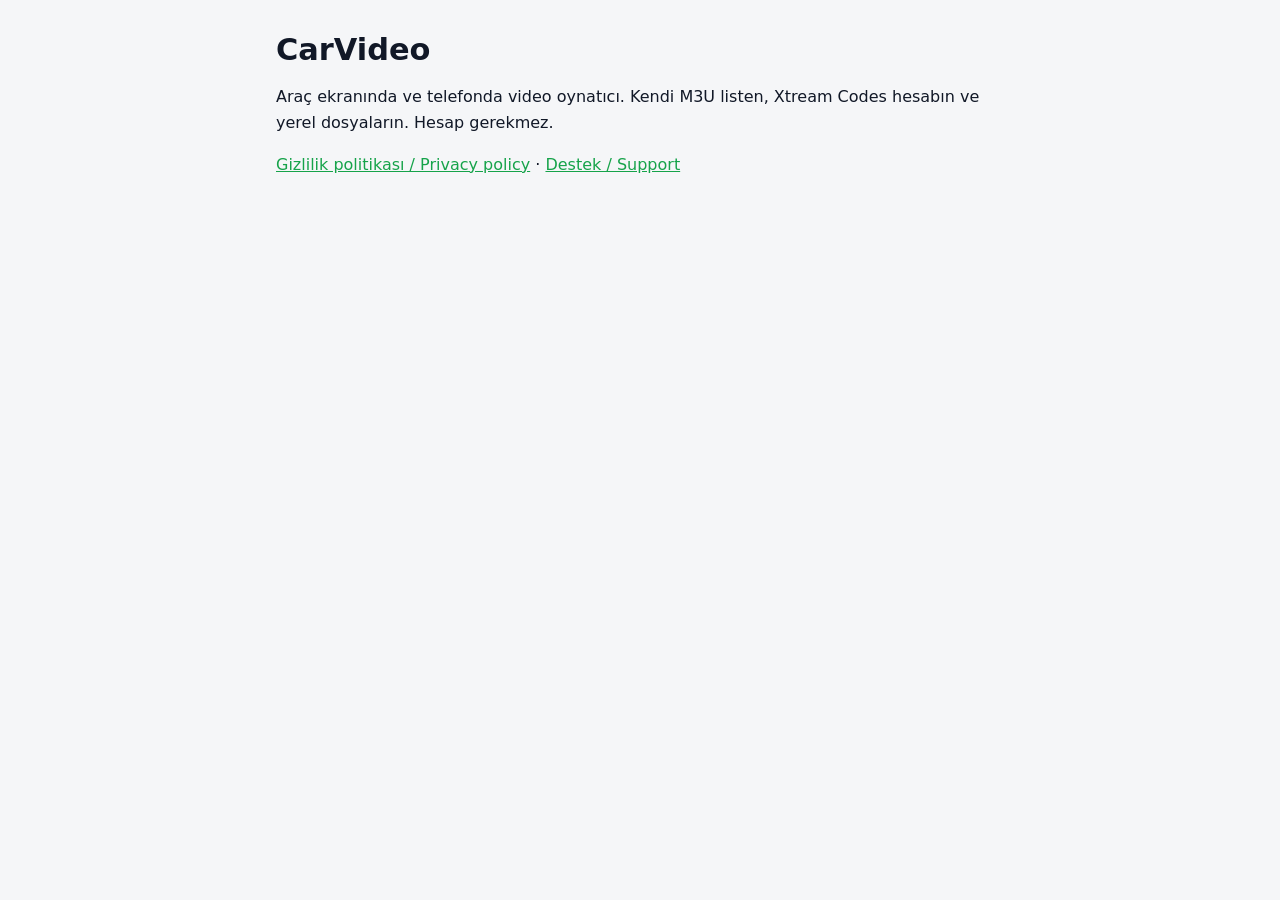
<file: index.html>
<!doctype html>
<html lang="tr">
<head>
<meta charset="utf-8">
<meta name="viewport" content="width=device-width, initial-scale=1">
<title>CarVideo</title>
<link rel="stylesheet" href="style.css">
</head>
<body>
<main>
<h1>CarVideo</h1>
<p>Araç ekranında ve telefonda video oynatıcı. Kendi M3U listen, Xtream Codes hesabın ve yerel dosyaların. Hesap gerekmez.</p>
<p><a href="privacy.html">Gizlilik politikası / Privacy policy</a> · <a href="support.html">Destek / Support</a></p>
</main>
</body>
</html>
</file>
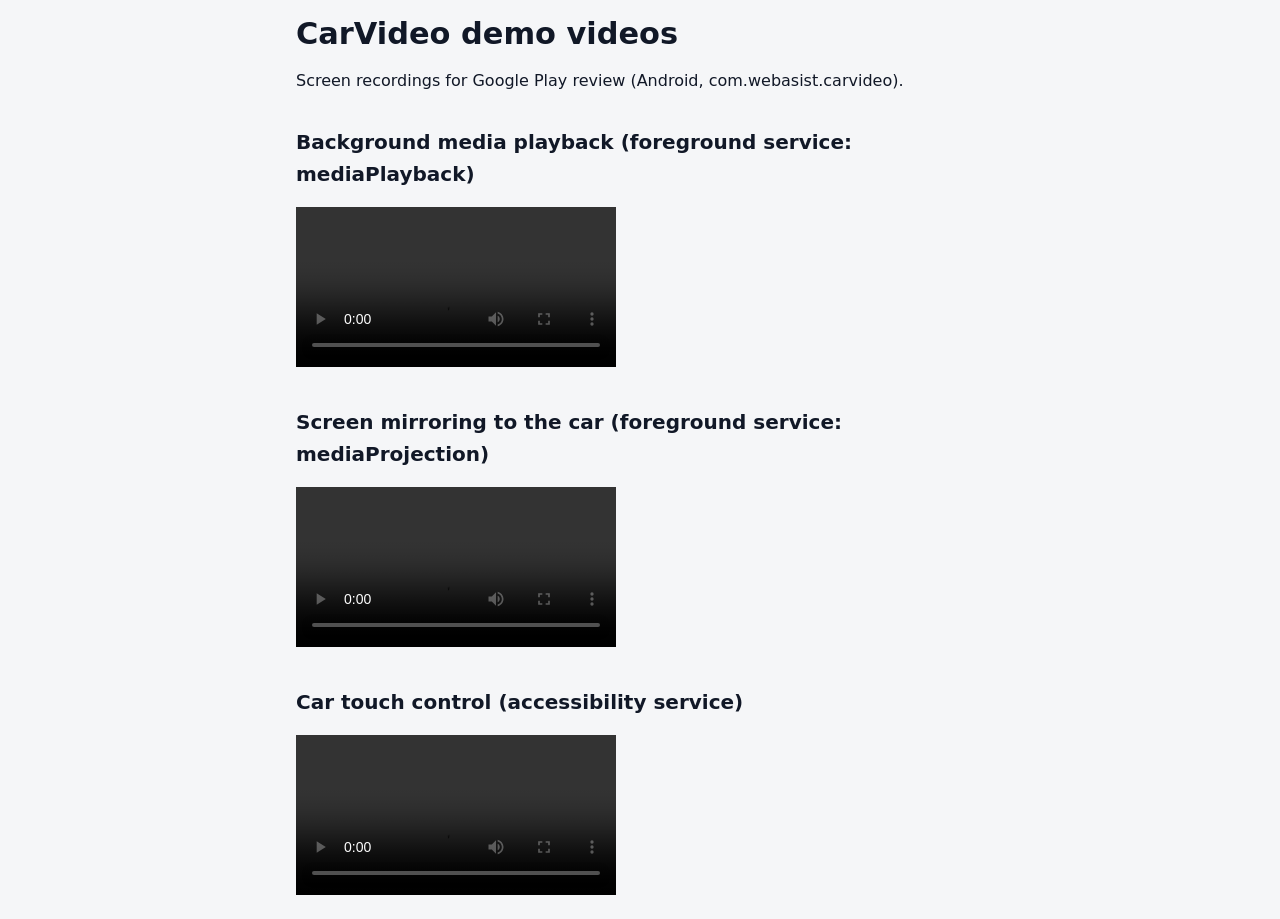
<file: demo/index.html>
<!doctype html>
<html lang="en"><head><meta charset="utf-8"><meta name="viewport" content="width=device-width,initial-scale=1">
<title>CarVideo demo videos</title><link rel="stylesheet" href="../style.css"></head>
<body><main style="max-width:720px;margin:0 auto;padding:16px">
<h1>CarVideo demo videos</h1>
<p>Screen recordings for Google Play review (Android, com.webasist.carvideo).</p>
<h2>Background media playback (foreground service: mediaPlayback)</h2>
<video controls width="320" src="fgs_media_playback.mp4"></video>
<h2>Screen mirroring to the car (foreground service: mediaProjection)</h2>
<video controls width="320" src="fgs_media_projection.mp4"></video>
<h2>Car touch control (accessibility service)</h2>
<video controls width="320" src="accessibility_touch_control.mp4"></video>
</main></body></html>
</file>
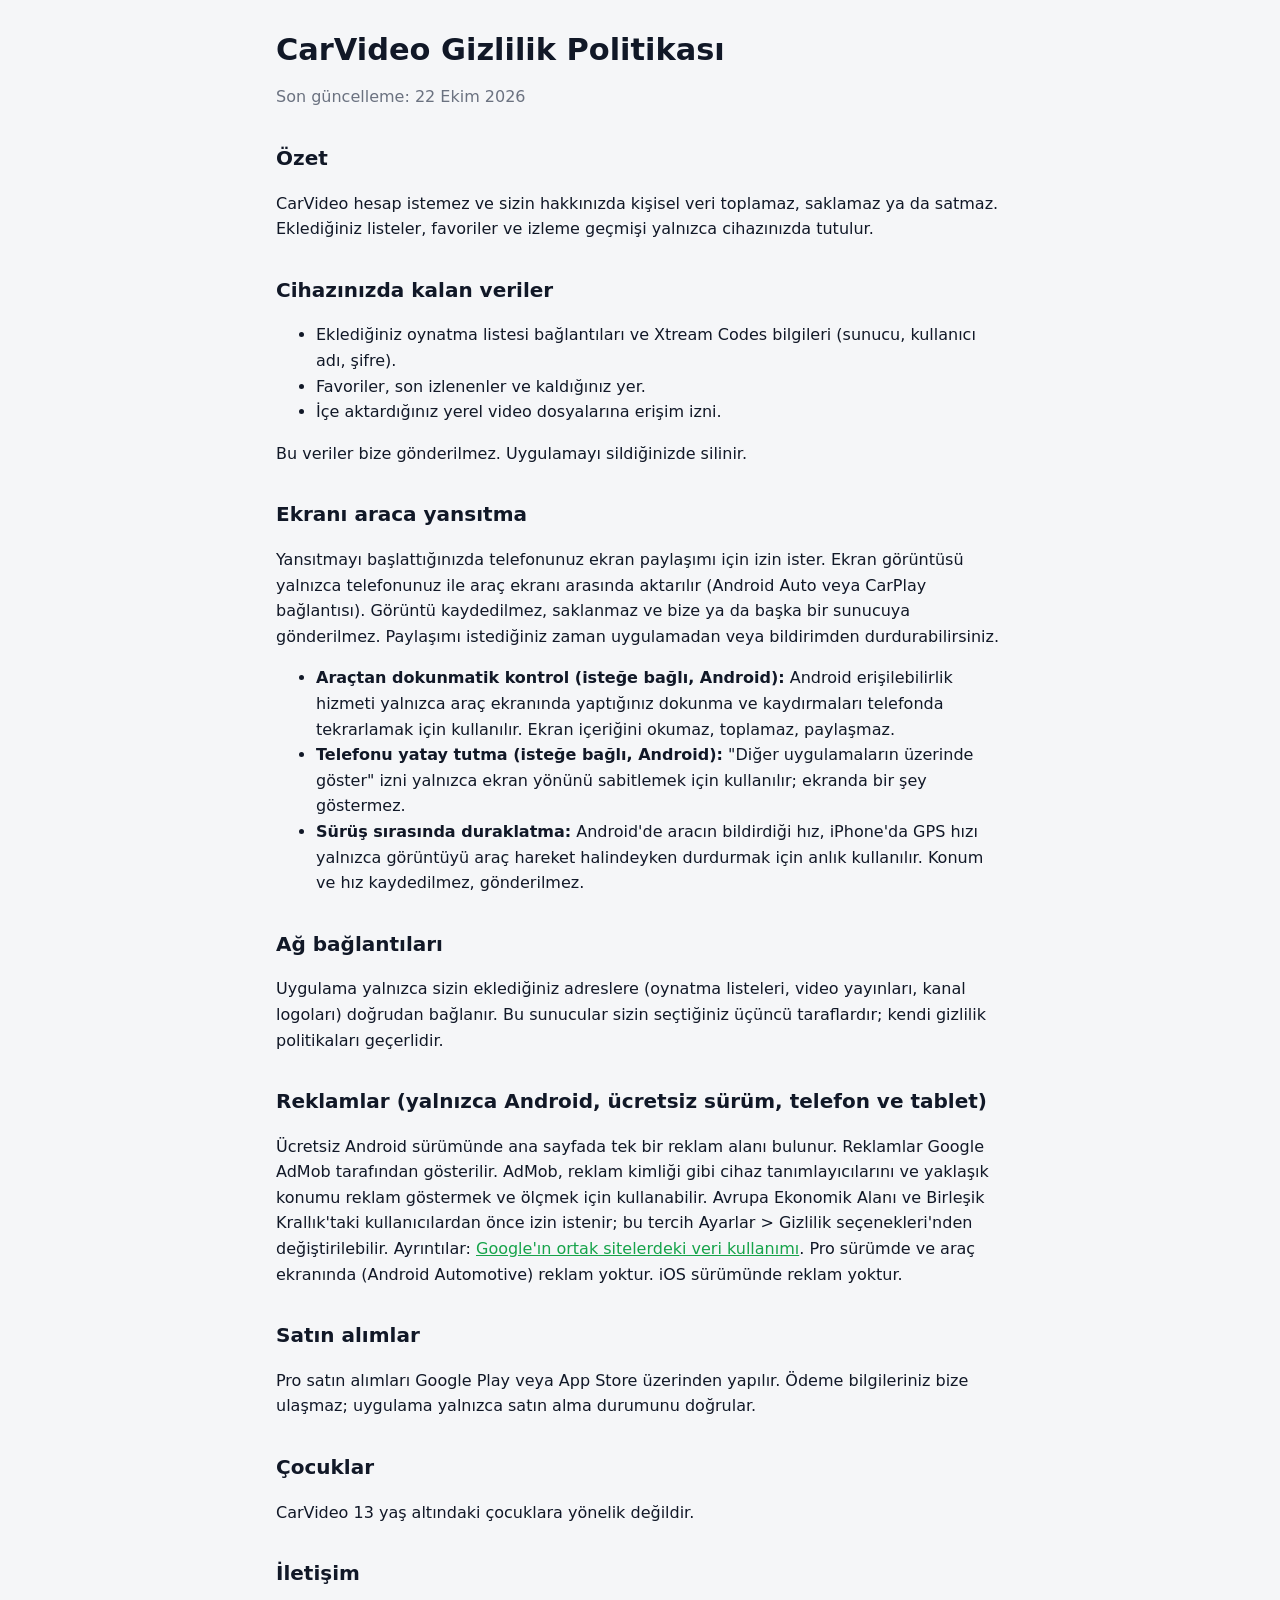
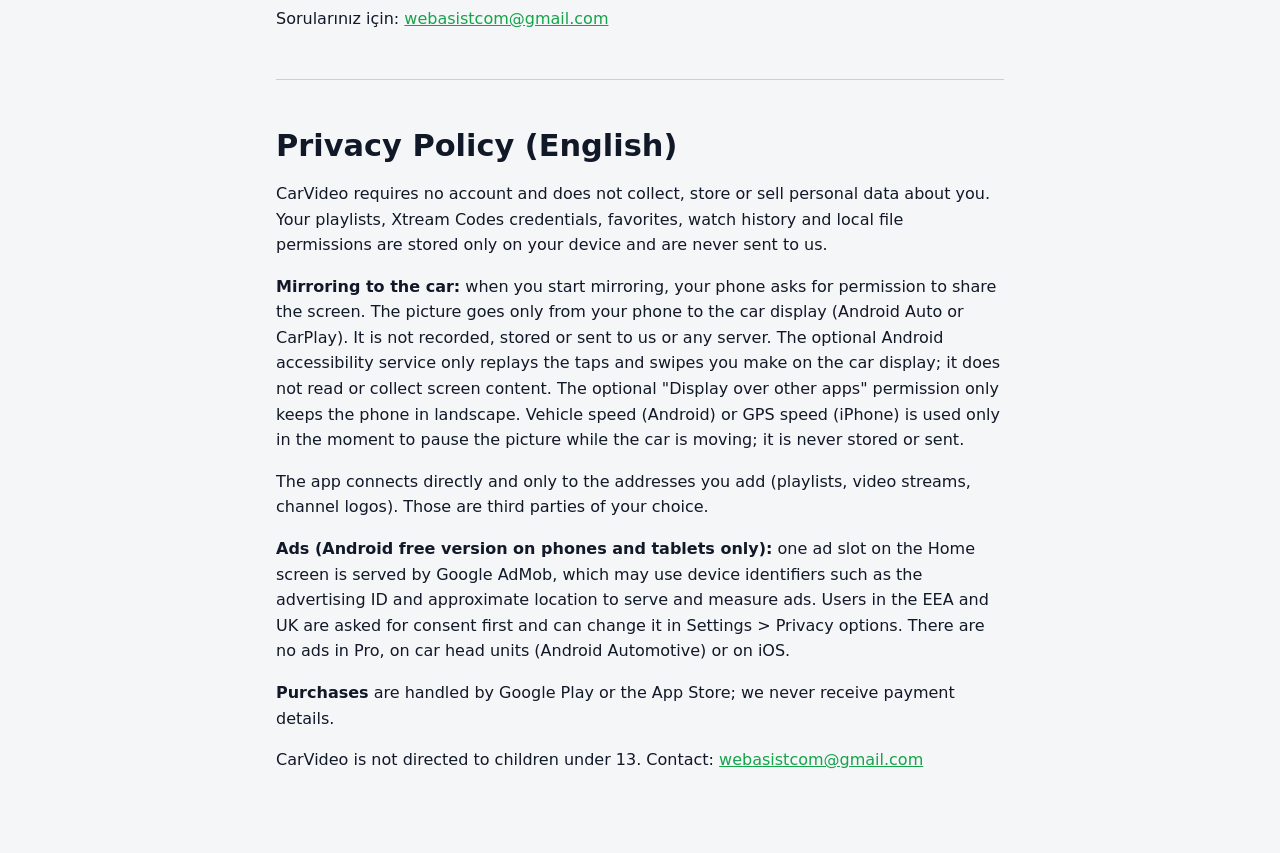
<file: privacy.html>
<!doctype html>
<html lang="tr">
<head>
<meta charset="utf-8">
<meta name="viewport" content="width=device-width, initial-scale=1">
<title>CarVideo · Gizlilik Politikası / Privacy Policy</title>
<link rel="stylesheet" href="style.css">
</head>
<body>
<main>
<h1>CarVideo Gizlilik Politikası</h1>
<p class="muted">Son güncelleme: 22 Ekim 2026</p>

<h2>Özet</h2>
<p>CarVideo hesap istemez ve sizin hakkınızda kişisel veri toplamaz, saklamaz ya da satmaz. Eklediğiniz listeler, favoriler ve izleme geçmişi yalnızca cihazınızda tutulur.</p>

<h2>Cihazınızda kalan veriler</h2>
<ul>
<li>Eklediğiniz oynatma listesi bağlantıları ve Xtream Codes bilgileri (sunucu, kullanıcı adı, şifre).</li>
<li>Favoriler, son izlenenler ve kaldığınız yer.</li>
<li>İçe aktardığınız yerel video dosyalarına erişim izni.</li>
</ul>
<p>Bu veriler bize gönderilmez. Uygulamayı sildiğinizde silinir.</p>

<h2>Ekranı araca yansıtma</h2>
<p>Yansıtmayı başlattığınızda telefonunuz ekran paylaşımı için izin ister. Ekran görüntüsü yalnızca telefonunuz ile araç ekranı arasında aktarılır (Android Auto veya CarPlay bağlantısı). Görüntü kaydedilmez, saklanmaz ve bize ya da başka bir sunucuya gönderilmez. Paylaşımı istediğiniz zaman uygulamadan veya bildirimden durdurabilirsiniz.</p>
<ul>
<li><strong>Araçtan dokunmatik kontrol (isteğe bağlı, Android):</strong> Android erişilebilirlik hizmeti yalnızca araç ekranında yaptığınız dokunma ve kaydırmaları telefonda tekrarlamak için kullanılır. Ekran içeriğini okumaz, toplamaz, paylaşmaz.</li>
<li><strong>Telefonu yatay tutma (isteğe bağlı, Android):</strong> "Diğer uygulamaların üzerinde göster" izni yalnızca ekran yönünü sabitlemek için kullanılır; ekranda bir şey göstermez.</li>
<li><strong>Sürüş sırasında duraklatma:</strong> Android'de aracın bildirdiği hız, iPhone'da GPS hızı yalnızca görüntüyü araç hareket halindeyken durdurmak için anlık kullanılır. Konum ve hız kaydedilmez, gönderilmez.</li>
</ul>

<h2>Ağ bağlantıları</h2>
<p>Uygulama yalnızca sizin eklediğiniz adreslere (oynatma listeleri, video yayınları, kanal logoları) doğrudan bağlanır. Bu sunucular sizin seçtiğiniz üçüncü taraflardır; kendi gizlilik politikaları geçerlidir.</p>

<h2>Reklamlar (yalnızca Android, ücretsiz sürüm, telefon ve tablet)</h2>
<p>Ücretsiz Android sürümünde ana sayfada tek bir reklam alanı bulunur. Reklamlar Google AdMob tarafından gösterilir. AdMob, reklam kimliği gibi cihaz tanımlayıcılarını ve yaklaşık konumu reklam göstermek ve ölçmek için kullanabilir. Avrupa Ekonomik Alanı ve Birleşik Krallık'taki kullanıcılardan önce izin istenir; bu tercih Ayarlar &gt; Gizlilik seçenekleri'nden değiştirilebilir. Ayrıntılar: <a href="https://policies.google.com/technologies/partner-sites">Google'ın ortak sitelerdeki veri kullanımı</a>. Pro sürümde ve araç ekranında (Android Automotive) reklam yoktur. iOS sürümünde reklam yoktur.</p>

<h2>Satın alımlar</h2>
<p>Pro satın alımları Google Play veya App Store üzerinden yapılır. Ödeme bilgileriniz bize ulaşmaz; uygulama yalnızca satın alma durumunu doğrular.</p>

<h2>Çocuklar</h2>
<p>CarVideo 13 yaş altındaki çocuklara yönelik değildir.</p>

<h2>İletişim</h2>
<p>Sorularınız için: <a href="mailto:webasistcom@gmail.com">webasistcom@gmail.com</a></p>

<hr>

<h1 lang="en">Privacy Policy (English)</h1>
<p>CarVideo requires no account and does not collect, store or sell personal data about you. Your playlists, Xtream Codes credentials, favorites, watch history and local file permissions are stored only on your device and are never sent to us.</p>
<p><strong>Mirroring to the car:</strong> when you start mirroring, your phone asks for permission to share the screen. The picture goes only from your phone to the car display (Android Auto or CarPlay). It is not recorded, stored or sent to us or any server. The optional Android accessibility service only replays the taps and swipes you make on the car display; it does not read or collect screen content. The optional "Display over other apps" permission only keeps the phone in landscape. Vehicle speed (Android) or GPS speed (iPhone) is used only in the moment to pause the picture while the car is moving; it is never stored or sent.</p>
<p>The app connects directly and only to the addresses you add (playlists, video streams, channel logos). Those are third parties of your choice.</p>
<p><strong>Ads (Android free version on phones and tablets only):</strong> one ad slot on the Home screen is served by Google AdMob, which may use device identifiers such as the advertising ID and approximate location to serve and measure ads. Users in the EEA and UK are asked for consent first and can change it in Settings &gt; Privacy options. There are no ads in Pro, on car head units (Android Automotive) or on iOS.</p>
<p><strong>Purchases</strong> are handled by Google Play or the App Store; we never receive payment details.</p>
<p>CarVideo is not directed to children under 13. Contact: <a href="mailto:webasistcom@gmail.com">webasistcom@gmail.com</a></p>
</main>
</body>
</html>
</file>
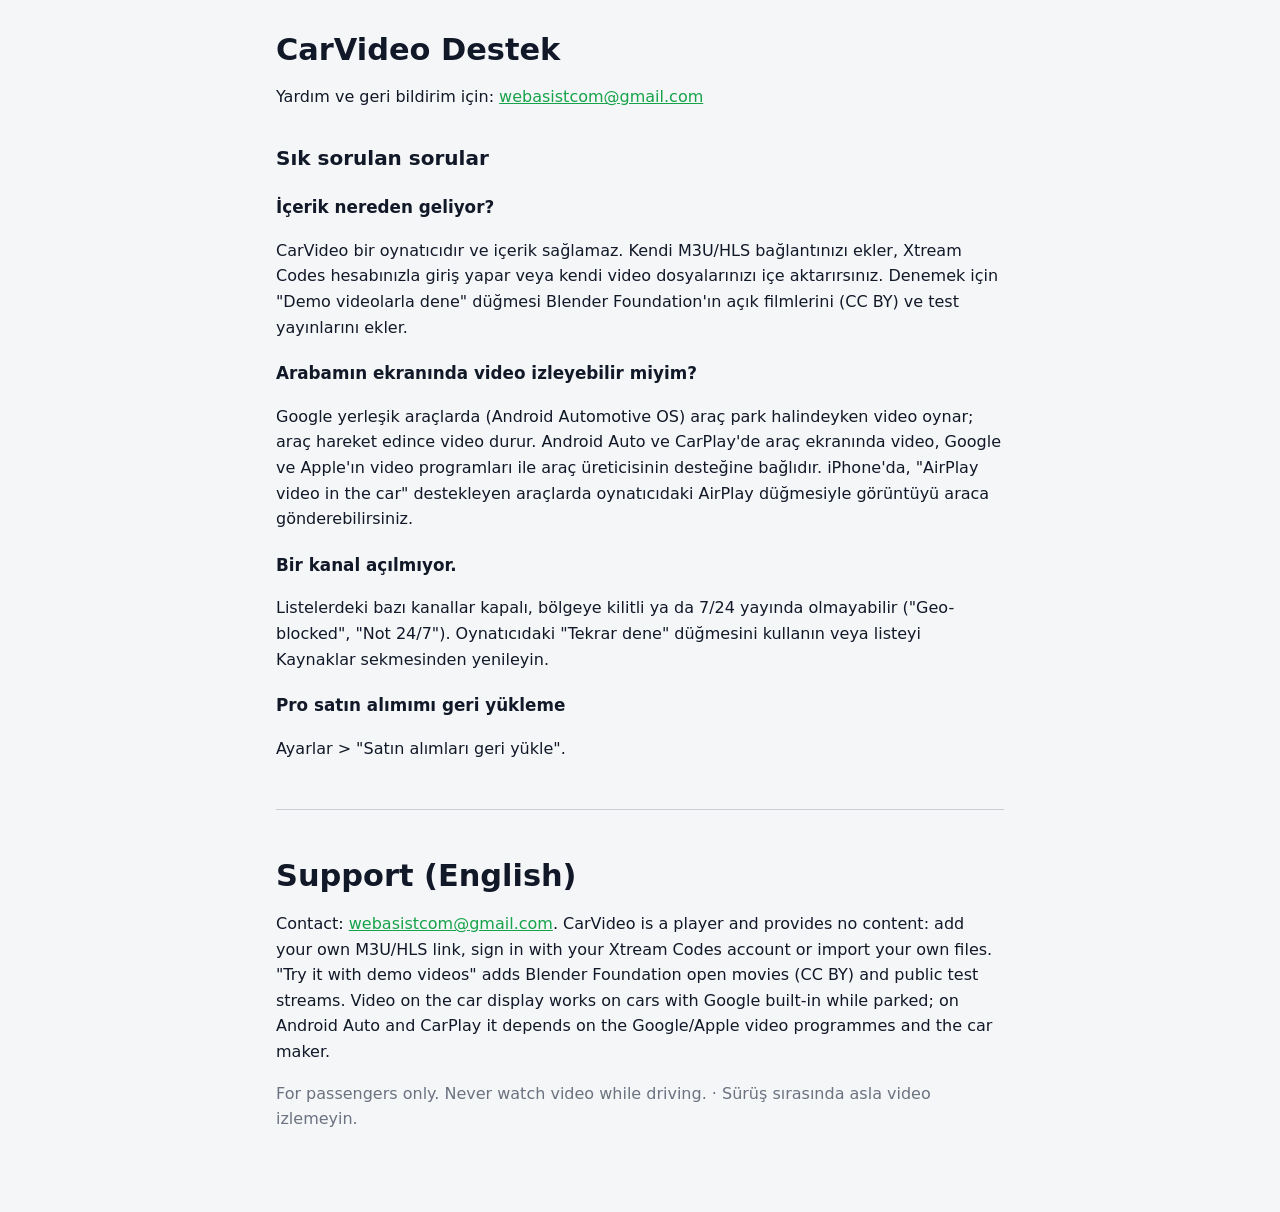
<file: support.html>
<!doctype html>
<html lang="tr">
<head>
<meta charset="utf-8">
<meta name="viewport" content="width=device-width, initial-scale=1">
<title>CarVideo · Destek / Support</title>
<link rel="stylesheet" href="style.css">
</head>
<body>
<main>
<h1>CarVideo Destek</h1>
<p>Yardım ve geri bildirim için: <a href="mailto:webasistcom@gmail.com">webasistcom@gmail.com</a></p>

<h2>Sık sorulan sorular</h2>
<h3>İçerik nereden geliyor?</h3>
<p>CarVideo bir oynatıcıdır ve içerik sağlamaz. Kendi M3U/HLS bağlantınızı ekler, Xtream Codes hesabınızla giriş yapar veya kendi video dosyalarınızı içe aktarırsınız. Denemek için "Demo videolarla dene" düğmesi Blender Foundation'ın açık filmlerini (CC BY) ve test yayınlarını ekler.</p>
<h3>Arabamın ekranında video izleyebilir miyim?</h3>
<p>Google yerleşik araçlarda (Android Automotive OS) araç park halindeyken video oynar; araç hareket edince video durur. Android Auto ve CarPlay'de araç ekranında video, Google ve Apple'ın video programları ile araç üreticisinin desteğine bağlıdır. iPhone'da, "AirPlay video in the car" destekleyen araçlarda oynatıcıdaki AirPlay düğmesiyle görüntüyü araca gönderebilirsiniz.</p>
<h3>Bir kanal açılmıyor.</h3>
<p>Listelerdeki bazı kanallar kapalı, bölgeye kilitli ya da 7/24 yayında olmayabilir ("Geo-blocked", "Not 24/7"). Oynatıcıdaki "Tekrar dene" düğmesini kullanın veya listeyi Kaynaklar sekmesinden yenileyin.</p>
<h3>Pro satın alımımı geri yükleme</h3>
<p>Ayarlar &gt; "Satın alımları geri yükle".</p>

<hr>
<h1 lang="en">Support (English)</h1>
<p>Contact: <a href="mailto:webasistcom@gmail.com">webasistcom@gmail.com</a>. CarVideo is a player and provides no content: add your own M3U/HLS link, sign in with your Xtream Codes account or import your own files. "Try it with demo videos" adds Blender Foundation open movies (CC BY) and public test streams. Video on the car display works on cars with Google built-in while parked; on Android Auto and CarPlay it depends on the Google/Apple video programmes and the car maker.</p>

<p class="muted">For passengers only. Never watch video while driving. · Sürüş sırasında asla video izlemeyin.</p>
</main>
</body>
</html>
</file>
<file: style.css>
:root { --bg: #f5f6f8; --fg: #111827; --muted: #6b7280; --accent: #16a34a; --card: #ffffff; }
@media (prefers-color-scheme: dark) { :root { --bg: #0b0f1a; --fg: #f3f4f6; --muted: #9aa4b8; --accent: #22c55e; --card: #131a2a; } }
* { box-sizing: border-box; }
body { margin: 0; background: var(--bg); color: var(--fg); font: 16px/1.6 system-ui, -apple-system, "Segoe UI", Roboto, sans-serif; }
main { max-width: 760px; margin: 0 auto; padding: 32px 16px 64px; }
h1 { font-size: 1.9rem; line-height: 1.2; margin: 0 0 8px; }
h2 { margin-top: 32px; font-size: 1.25rem; }
h3 { margin-top: 20px; font-size: 1.05rem; }
a { color: var(--accent); }
.muted { color: var(--muted); }
hr { border: 0; border-top: 1px solid color-mix(in srgb, var(--muted) 30%, transparent); margin: 48px 0; }
</file>
